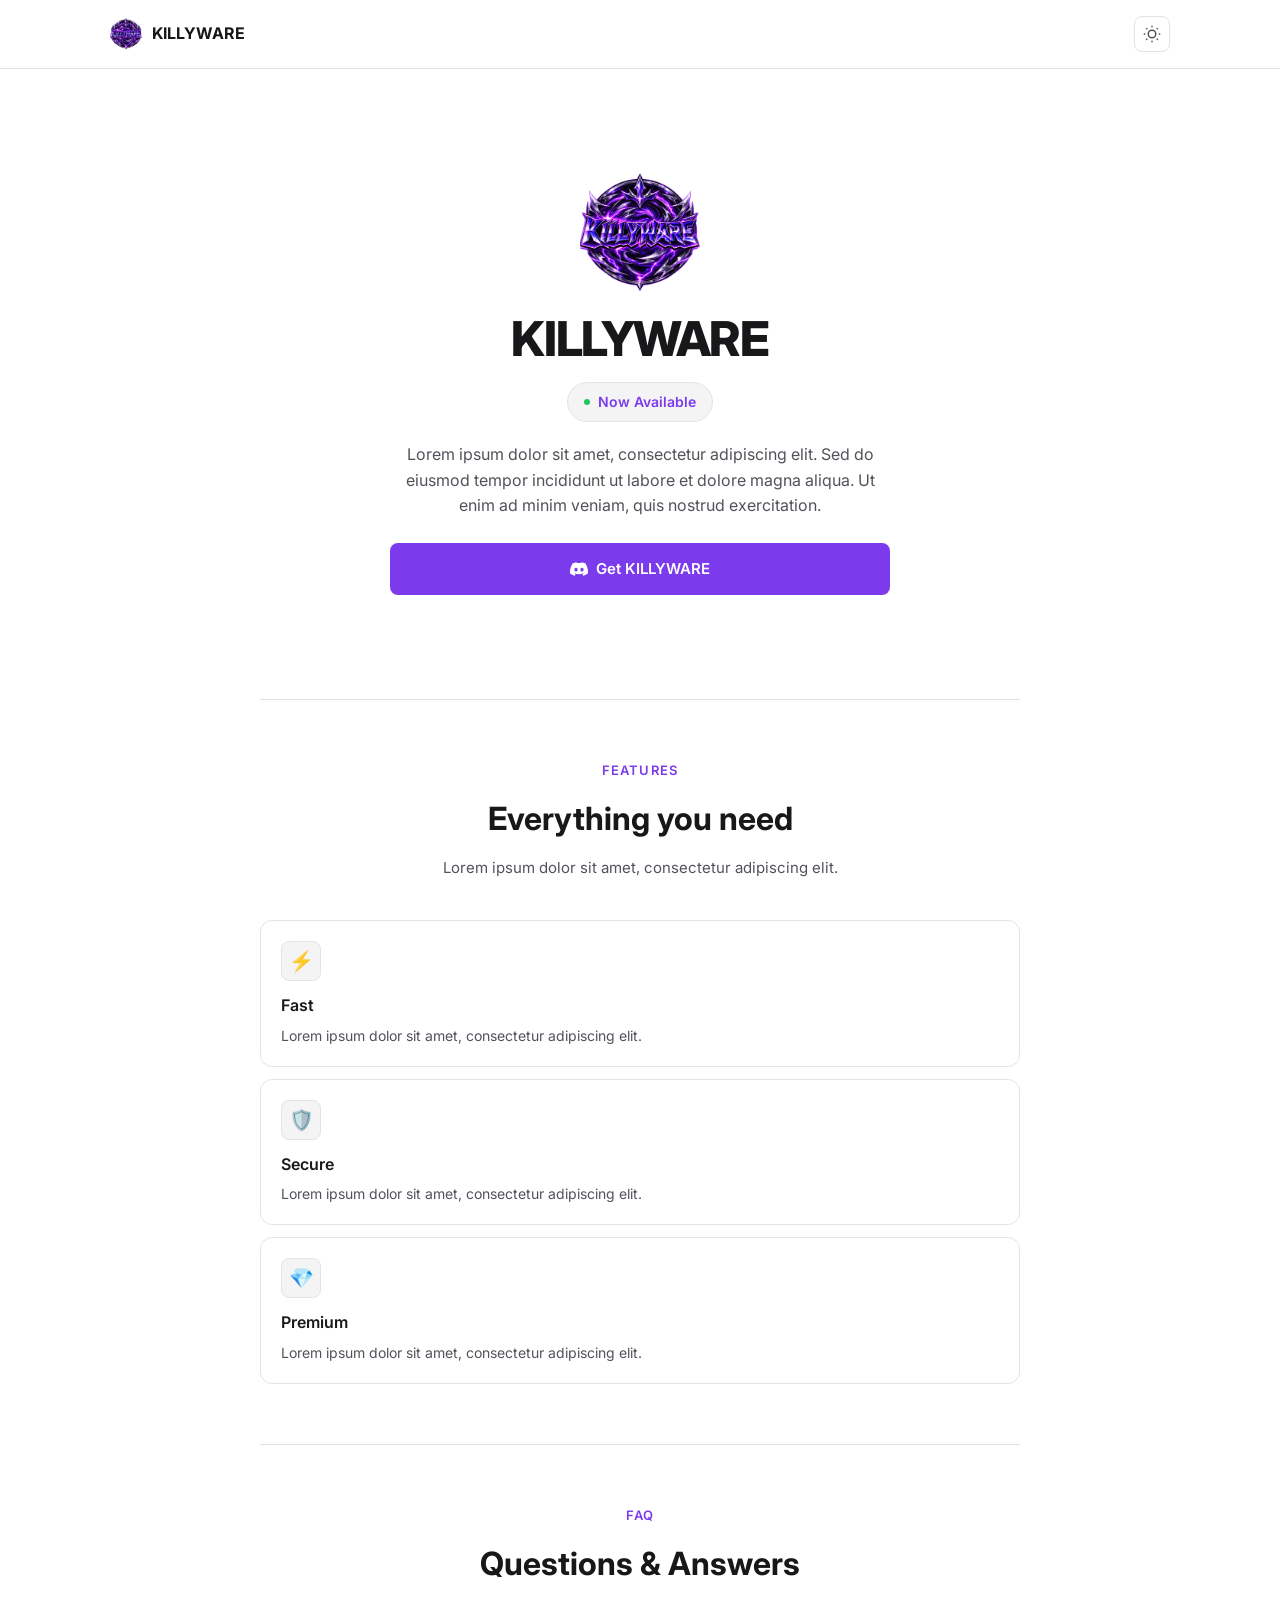
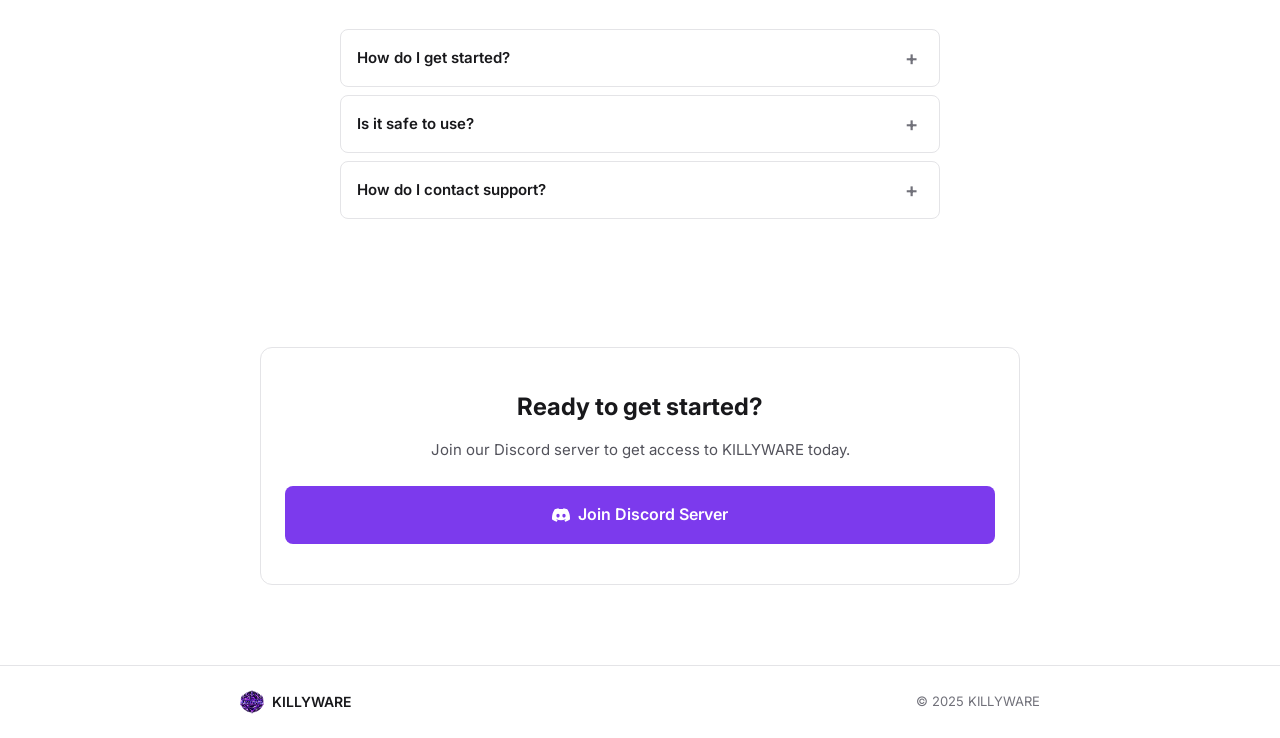
<file: index.html>
<!DOCTYPE html>
<html lang="en" data-theme="dark">
<head>
    <meta charset="UTF-8">
    <meta name="viewport" content="width=device-width, initial-scale=1.0">
    <title>KILLYWARE — Premium Roblox Utility Tool</title>
    <meta name="description" content="KILLYWARE is a premium Roblox utility tool that makes your experience easier and more efficient. Join our Discord server to get access today.">
    <meta name="keywords" content="KILLYWARE, Roblox tool, Roblox utility, Roblox helper, Roblox software, gaming tool">
    <meta name="author" content="KILLYWARE">
    <meta name="robots" content="index, follow">
    <meta property="og:title" content="KILLYWARE — Premium Roblox Utility Tool">
    <meta property="og:description" content="A premium tool that makes your Roblox experience easier. Join our Discord to get access.">
    <meta property="og:type" content="website">
    <meta property="og:url" content="https://killyware.com">
    <meta property="og:image" content="https://killyware.com/gasthejews.png">
    <meta name="twitter:card" content="summary_large_image">
    <meta name="twitter:title" content="KILLYWARE — Premium Roblox Utility Tool">
    <meta name="twitter:description" content="A premium tool that makes your Roblox experience easier. Join our Discord to get access.">
    
    <!-- Favicon Tags -->
    <link rel="icon" type="image/png" href="./gasthejews.png">
    <link rel="shortcut icon" type="image/png" href="./gasthejews.png">
    <link rel="apple-touch-icon" href="./gasthejews.png">
    
    <link rel="canonical" href="https://killyware.com">
    <link rel="stylesheet" href="styles.css">
    <link rel="preconnect" href="https://fonts.googleapis.com">
    <link rel="preconnect" href="https://fonts.gstatic.com" crossorigin>
    <link href="https://fonts.googleapis.com/css2?family=Inter:wght@400;500;600;700;800&display=swap" rel="stylesheet">
</head>
<body>

    <!-- Simplified Navigation -->
    <header class="site-header">
        <div class="header-inner">
            <a href="#" class="nav-brand">
                <img src="gasthejews.png" alt="KILLYWARE" class="nav-logo">
                <span class="nav-brand-text">KILLYWARE</span>
            </a>
            <button class="theme-toggle" id="themeToggle" aria-label="Switch theme" title="Switch theme">
                <svg class="theme-icon theme-icon-sun" viewBox="0 0 24 24" fill="none" stroke="currentColor" stroke-width="2"><circle cx="12" cy="12" r="5"/><path d="M12 1v2M12 21v2M4.22 4.22l1.42 1.42M18.36 18.36l1.42 1.42M1 12h2M21 12h2M4.22 19.78l1.42-1.42M18.36 5.64l1.42-1.42"/></svg>
                <svg class="theme-icon theme-icon-moon" viewBox="0 0 24 24" fill="none" stroke="currentColor" stroke-width="2"><path d="M21 12.79A9 9 0 1 1 11.21 3 7 7 0 0 0 21 12.79z"/></svg>
                <svg class="theme-icon theme-icon-contrast" viewBox="0 0 24 24" fill="none" stroke="currentColor" stroke-width="2"><circle cx="12" cy="12" r="10"/><path d="M12 2a10 10 0 0 1 0 20z" fill="currentColor"/></svg>
            </button>
        </div>
    </header>

    <main>
        <!-- Hero Section -->
        <section class="hero">
            <div class="hero-content">
                <img src="gasthejews.png" alt="KILLYWARE Logo" class="hero-logo">
                <h1>KILLYWARE</h1>
                <div class="hero-badge">
                    <span class="dot"></span>
                    Now Available
                </div>
                <p>
                    <!-- EDIT: Replace this with your actual product description -->
                    Lorem ipsum dolor sit amet, consectetur adipiscing elit. Sed do eiusmod tempor incididunt ut labore et dolore magna aliqua. Ut enim ad minim veniam, quis nostrud exercitation.
                </p>
                <div class="hero-cta">
                    <a href="https://discord.gg/killyware" target="_blank" rel="noopener" class="btn-primary">
                        <svg viewBox="0 0 24 24" fill="currentColor"><path d="M20.317 4.37a19.791 19.791 0 0 0-4.885-1.515.074.074 0 0 0-.079.037c-.21.375-.444.864-.608 1.25a18.27 18.27 0 0 0-5.487 0 12.64 12.64 0 0 0-.617-1.25.077.077 0 0 0-.079-.037A19.736 19.736 0 0 0 3.677 4.37a.07.07 0 0 0-.032.027C.533 9.046-.32 13.58.099 18.057a.082.082 0 0 0 .031.057 19.9 19.9 0 0 0 5.993 3.03.078.078 0 0 0 .084-.028c.462-.63.874-1.295 1.226-1.994a.076.076 0 0 0-.041-.106 13.107 13.107 0 0 1-1.872-.892.077.077 0 0 1-.008-.128 10.2 10.2 0 0 0 .372-.292.074.074 0 0 1 .077-.01c3.928 1.793 8.18 1.793 12.062 0a.074.074 0 0 1 .078.01c.12.098.246.198.373.292a.077.077 0 0 1-.006.127 12.299 12.299 0 0 1-1.873.892.077.077 0 0 0-.041.107c.36.698.772 1.362 1.225 1.993a.076.076 0 0 0 .084.028 19.839 19.839 0 0 0 6.002-3.03.077.077 0 0 0 .032-.054c.5-5.177-.838-9.674-3.549-13.66a.061.061 0 0 0-.031-.03zM8.02 15.33c-1.183 0-2.157-1.085-2.157-2.419 0-1.333.956-2.419 2.157-2.419 1.21 0 2.176 1.096 2.157 2.42 0 1.333-.956 2.418-2.157 2.418zm7.975 0c-1.183 0-2.157-1.085-2.157-2.419 0-1.333.955-2.419 2.157-2.419 1.21 0 2.176 1.096 2.157 2.42 0 1.333-.946 2.418-2.157 2.418z"/></svg>
                        Get KILLYWARE
                    </a>
                </div>
            </div>
        </section>

        <!-- Features Section -->
        <section id="features" class="section">
            <div class="section-header">
                <span class="section-label">Features</span>
                <h2 class="section-title">Everything you need</h2>
                <p class="section-subtitle">
                    <!-- EDIT: Replace with your actual subtitle -->
                    Lorem ipsum dolor sit amet, consectetur adipiscing elit.
                </p>
            </div>
            <div class="features-grid">
                <div class="feature-card">
                    <div class="feature-icon">⚡️</div>
                    <h3><!-- EDIT: Feature title 1 -->Fast</h3>
                    <p><!-- EDIT: Feature description 1 -->Lorem ipsum dolor sit amet, consectetur adipiscing elit.</p>
                </div>
                <div class="feature-card">
                    <div class="feature-icon">🛡️</div>
                    <h3><!-- EDIT: Feature title 2 -->Secure</h3>
                    <p><!-- EDIT: Feature description 2 -->Lorem ipsum dolor sit amet, consectetur adipiscing elit.</p>
                </div>
                <div class="feature-card">
                    <div class="feature-icon">💎</div>
                    <h3><!-- EDIT: Feature title 3 -->Premium</h3>
                    <p><!-- EDIT: Feature description 3 -->Lorem ipsum dolor sit amet, consectetur adipiscing elit.</p>
                </div>
            </div>
        </section>

        <!-- FAQ Section -->
        <section id="faq" class="section">
            <div class="section-header">
                <span class="section-label">FAQ</span>
                <h2 class="section-title">Questions & Answers</h2>
            </div>
            <div class="faq-container">
                <div class="faq-item">
                    <button class="faq-question" aria-expanded="false">
                        <!-- EDIT: FAQ Question 1 -->How do I get started?
                        <span class="faq-icon">+</span>
                    </button>
                    <div class="faq-answer">
                        <div class="faq-answer-inner">
                            <!-- EDIT: FAQ Answer 1 -->Lorem ipsum dolor sit amet, consectetur adipiscing elit. Sed do eiusmod tempor incididunt ut labore et dolore magna aliqua.
                        </div>
                    </div>
                </div>
                <div class="faq-item">
                    <button class="faq-question" aria-expanded="false">
                        <!-- EDIT: FAQ Question 2 -->Is it safe to use?
                        <span class="faq-icon">+</span>
                    </button>
                    <div class="faq-answer">
                        <div class="faq-answer-inner">
                            <!-- EDIT: FAQ Answer 2 -->Lorem ipsum dolor sit amet, consectetur adipiscing elit. Sed do eiusmod tempor incididunt ut labore et dolore magna aliqua.
                        </div>
                    </div>
                </div>
                <div class="faq-item">
                    <button class="faq-question" aria-expanded="false">
                        <!-- EDIT: FAQ Question 3 -->How do I contact support?
                        <span class="faq-icon">+</span>
                    </button>
                    <div class="faq-answer">
                        <div class="faq-answer-inner">
                            <!-- EDIT: FAQ Answer 3 -->Lorem ipsum dolor sit amet, consectetur adipiscing elit. Sed do eiusmod tempor incididunt ut labore et dolore magna aliqua.
                        </div>
                    </div>
                </div>
            </div>
        </section>

        <!-- CTA Section -->
        <section class="cta-section">
            <div class="cta-card">
                <h2>Ready to get started?</h2>
                <p>
                    <!-- EDIT: Replace with your actual CTA description -->
                    Join our Discord server to get access to KILLYWARE today.
                </p>
                <a href="https://discord.gg/killyware" target="_blank" rel="noopener" class="btn-primary btn-large">
                    <svg viewBox="0 0 24 24" fill="currentColor"><path d="M20.317 4.37a19.791 19.791 0 0 0-4.885-1.515.074.074 0 0 0-.079.037c-.21.375-.444.864-.608 1.25a18.27 18.27 0 0 0-5.487 0 12.64 12.64 0 0 0-.617-1.25.077.077 0 0 0-.079-.037A19.736 19.736 0 0 0 3.677 4.37a.07.07 0 0 0-.032.027C.533 9.046-.32 13.58.099 18.057a.082.082 0 0 0 .031.057 19.9 19.9 0 0 0 5.993 3.03.078.078 0 0 0 .084-.028c.462-.63.874-1.295 1.226-1.994a.076.076 0 0 0-.041-.106 13.107 13.107 0 0 1-1.872-.892.077.077 0 0 1-.008-.128 10.2 10.2 0 0 0 .372-.292.074.074 0 0 1 .077-.01c3.928 1.793 8.18 1.793 12.062 0a.074.074 0 0 1 .078.01c.12.098.246.198.373.292a.077.077 0 0 1-.006.127 12.299 12.299 0 0 1-1.873.892.077.077 0 0 0-.041.107c.36.698.772 1.362 1.225 1.993a.076.076 0 0 0 .084.028 19.839 19.839 0 0 0 6.002-3.03.077.077 0 0 0 .032-.054c.5-5.177-.838-9.674-3.549-13.66a.061.061 0 0 0-.031-.03zM8.02 15.33c-1.183 0-2.157-1.085-2.157-2.419 0-1.333.956-2.419 2.157-2.419 1.21 0 2.176 1.096 2.157 2.42 0 1.333-.956 2.418-2.157 2.418zm7.975 0c-1.183 0-2.157-1.085-2.157-2.419 0-1.333.955-2.419 2.157-2.419 1.21 0 2.176 1.096 2.157 2.42 0 1.333-.946 2.418-2.157 2.418z"/></svg>
                    Join Discord Server
                </a>
            </div>
        </section>
    </main>

    <!-- Footer -->
    <footer>
        <div class="footer-content">
            <div class="footer-brand">
                <img src="gasthejews.png" alt="KILLYWARE" class="footer-logo">
                <span>KILLYWARE</span>
            </div>
            <div class="footer-copy">
                © 2025 KILLYWARE
            </div>
        </div>
    </footer>

    <script src="script.js"></script>
</body>
</html>
</file>
<file: styles.css>
*, *::before, *::after {
    margin: 0;
    padding: 0;
    box-sizing: border-box;
}

:root {
    --bg-primary: #0d0d0d;
    --bg-secondary: #161616;
    --bg-card: #1a1a1a;
    --bg-card-hover: #222222;
    --text-primary: #ffffff;
    --text-secondary: #a1a1aa;
    --text-muted: #71717a;
    --accent: #8b5cf6;
    --accent-hover: #7c3aed;
    --border: #27272a;
    --border-hover: #8b5cf6;
    --radius-sm: 6px;
    --radius-md: 8px;
    --radius-lg: 12px;
    --transition: 0.2s ease;
}

[data-theme="light"] {
    --bg-primary: #ffffff;
    --bg-secondary: #f4f4f5;
    --bg-card: #ffffff;
    --bg-card-hover: #f4f4f5;
    --text-primary: #18181b;
    --text-secondary: #52525b;
    --text-muted: #71717a;
    --accent: #7c3aed;
    --accent-hover: #6d28d9;
    --border: #e4e4e7;
    --border-hover: #7c3aed;
}

[data-theme="high-contrast"] {
    --bg-primary: #000000;
    --bg-secondary: #000000;
    --bg-card: #000000;
    --bg-card-hover: #111111;
    --text-primary: #ffffff;
    --text-secondary: #ffffff;
    --text-muted: #cccccc;
    --accent: #ffff00;
    --accent-hover: #e6e600;
    --border: #ffffff;
    --border-hover: #ffff00;
}

html {
    scroll-behavior: smooth;
}

body {
    font-family: 'Inter', -apple-system, BlinkMacSystemFont, 'Segoe UI', sans-serif;
    background: var(--bg-primary);
    color: var(--text-primary);
    line-height: 1.6;
    -webkit-font-smoothing: antialiased;
    transition: background-color var(--transition), color var(--transition);
}

/* Header */
.site-header {
    position: sticky;
    top: 0;
    z-index: 1000;
    width: 100%;
    background: var(--bg-primary);
    border-bottom: 1px solid var(--border);
    transition: background-color var(--transition), border-color var(--transition);
}

.header-inner {
    max-width: 1100px;
    margin: 0 auto;
    padding: 16px 20px;
    display: flex;
    align-items: center;
    justify-content: space-between;
    gap: 16px;
}

.nav-brand {
    display: flex;
    align-items: center;
    gap: 10px;
    text-decoration: none;
    color: var(--text-primary);
}

.nav-logo {
    width: 32px;
    height: 32px;
    border-radius: 50%;
    object-fit: cover;
}

.nav-brand-text {
    font-size: 16px;
    font-weight: 700;
}

.theme-toggle {
    background: transparent;
    border: 1px solid var(--border);
    color: var(--text-secondary);
    width: 36px;
    height: 36px;
    border-radius: var(--radius-md);
    display: flex;
    align-items: center;
    justify-content: center;
    cursor: pointer;
    transition: all var(--transition);
    position: relative;
    flex-shrink: 0;
}

.theme-toggle:hover {
    background: var(--bg-secondary);
    color: var(--text-primary);
    border-color: var(--border-hover);
}

.theme-icon {
    width: 18px;
    height: 18px;
    position: absolute;
    transition: all var(--transition);
    opacity: 0;
    transform: scale(0.8);
}

.theme-icon.active {
    opacity: 1;
    transform: scale(1);
}

/* Main Layout */
main {
    max-width: 800px;
    margin: 0 auto;
    padding: 0 20px;
}

/* Hero Section */
.hero {
    min-height: 70vh;
    display: flex;
    flex-direction: column;
    align-items: center;
    justify-content: center;
    text-align: center;
    padding: 60px 0;
}

.hero-content {
    display: flex;
    flex-direction: column;
    align-items: center;
    max-width: 500px;
    width: 100%;
}

.hero-logo {
    width: 120px;
    height: 120px;
    object-fit: contain;
    margin-bottom: 20px;
}

.hero h1 {
    font-size: clamp(32px, 8vw, 48px);
    font-weight: 800;
    letter-spacing: -0.03em;
    margin-bottom: 16px;
    color: var(--text-primary);
    line-height: 1.1;
}

.hero-badge {
    display: inline-flex;
    align-items: center;
    gap: 8px;
    background: var(--bg-secondary);
    border: 1px solid var(--border);
    border-radius: 9999px;
    padding: 8px 16px;
    font-size: 14px;
    font-weight: 600;
    color: var(--accent);
    margin-bottom: 20px;
}

.hero-badge .dot {
    width: 6px;
    height: 6px;
    background: #22c55e;
    border-radius: 50%;
}

.hero p {
    font-size: 16px;
    color: var(--text-secondary);
    margin-bottom: 24px;
    line-height: 1.6;
}

.hero-cta {
    width: 100%;
}

.btn-primary {
    display: inline-flex;
    align-items: center;
    justify-content: center;
    gap: 8px;
    background: var(--accent);
    color: #ffffff;
    text-decoration: none;
    font-size: 15px;
    font-weight: 600;
    padding: 14px 28px;
    border-radius: var(--radius-md);
    border: none;
    cursor: pointer;
    transition: all var(--transition);
    width: 100%;
}

.btn-primary:hover {
    background: var(--accent-hover);
    transform: translateY(-1px);
}

.btn-primary svg {
    width: 18px;
    height: 18px;
}

.btn-large {
    padding: 16px 32px;
    font-size: 16px;
}

/* Sections */
.section {
    padding: 60px 0;
    border-top: 1px solid var(--border);
}

.section-header {
    text-align: center;
    margin-bottom: 40px;
}

.section-label {
    font-size: 13px;
    font-weight: 600;
    text-transform: uppercase;
    letter-spacing: 0.08em;
    color: var(--accent);
    margin-bottom: 12px;
    display: block;
}

.section-title {
    font-size: clamp(24px, 5vw, 32px);
    font-weight: 700;
    margin-bottom: 12px;
    color: var(--text-primary);
}

.section-subtitle {
    font-size: 15px;
    color: var(--text-secondary);
    max-width: 400px;
    margin: 0 auto;
    line-height: 1.6;
}

/* Features Grid */
.features-grid {
    display: grid;
    grid-template-columns: 1fr;
    gap: 12px;
}

.feature-card {
    background: var(--bg-card);
    border: 1px solid var(--border);
    border-radius: var(--radius-lg);
    padding: 20px;
    transition: all var(--transition);
}

.feature-card:hover {
    background: var(--bg-card-hover);
    border-color: var(--border-hover);
}

.feature-icon {
    width: 40px;
    height: 40px;
    border-radius: var(--radius-md);
    background: var(--bg-secondary);
    border: 1px solid var(--border);
    display: flex;
    align-items: center;
    justify-content: center;
    margin-bottom: 12px;
    font-size: 20px;
}

.feature-card h3 {
    font-size: 16px;
    font-weight: 600;
    margin-bottom: 6px;
    color: var(--text-primary);
}

.feature-card p {
    font-size: 14px;
    color: var(--text-secondary);
    line-height: 1.5;
}

/* FAQ Section */
.faq-container {
    max-width: 600px;
    margin: 0 auto;
}

.faq-item {
    border: 1px solid var(--border);
    border-radius: var(--radius-md);
    margin-bottom: 8px;
    overflow: hidden;
    background: var(--bg-card);
}

.faq-question {
    width: 100%;
    background: none;
    border: none;
    color: var(--text-primary);
    font-size: 15px;
    font-weight: 600;
    text-align: left;
    padding: 16px;
    cursor: pointer;
    display: flex;
    align-items: center;
    justify-content: space-between;
    gap: 12px;
    font-family: inherit;
    transition: color var(--transition);
}

.faq-question:hover {
    color: var(--accent);
}

.faq-icon {
    width: 24px;
    height: 24px;
    display: flex;
    align-items: center;
    justify-content: center;
    flex-shrink: 0;
    transition: transform var(--transition);
    font-size: 20px;
    color: var(--text-muted);
    line-height: 1;
}

.faq-item.active .faq-icon {
    transform: rotate(45deg);
    color: var(--accent);
}

.faq-answer {
    max-height: 0;
    overflow: hidden;
    transition: max-height 0.3s ease-out;
}

.faq-answer-inner {
    padding: 0 16px 16px;
    font-size: 14px;
    color: var(--text-secondary);
    line-height: 1.6;
}

/* CTA Section */
.cta-section {
    padding: 60px 0 80px;
    text-align: center;
}

.cta-card {
    background: var(--bg-card);
    border: 1px solid var(--border);
    border-radius: var(--radius-lg);
    padding: 40px 24px;
}

.cta-card h2 {
    font-size: 24px;
    font-weight: 700;
    margin-bottom: 12px;
    color: var(--text-primary);
}

.cta-card p {
    color: var(--text-secondary);
    font-size: 15px;
    margin-bottom: 24px;
    line-height: 1.6;
}

/* Footer */
footer {
    border-top: 1px solid var(--border);
    padding: 24px 20px;
}

.footer-content {
    max-width: 800px;
    margin: 0 auto;
    display: flex;
    align-items: center;
    justify-content: space-between;
    flex-wrap: wrap;
    gap: 12px;
}

.footer-brand {
    display: flex;
    align-items: center;
    gap: 8px;
    font-weight: 600;
    font-size: 14px;
    color: var(--text-primary);
}

.footer-logo {
    width: 24px;
    height: 24px;
    border-radius: 50%;
}

.footer-copy {
    color: var(--text-muted);
    font-size: 13px;
}

/* Scroll reveal */
.reveal {
    opacity: 0;
    transform: translateY(16px);
    transition: opacity 0.5s ease, transform 0.5s ease;
}

.reveal.visible {
    opacity: 1;
    transform: translateY(0);
}

/* Mobile Optimization */
@media (max-width: 640px) {
    .header-inner {
        padding: 12px 16px;
    }

    .nav-brand-text {
        font-size: 15px;
    }

    .hero {
        padding: 40px 0;
        min-height: auto;
    }

    .hero-logo {
        width: 100px;
        height: 100px;
    }

    .hero h1 {
        font-size: 32px;
    }

    .hero p {
        font-size: 15px;
    }

    .section {
        padding: 40px 0;
    }

    .feature-card {
        padding: 16px;
    }

    .cta-card {
        padding: 32px 20px;
    }

    .faq-question {
        padding: 14px;
        font-size: 14px;
    }

    .faq-answer-inner {
        padding: 0 14px 14px;
        font-size: 13px;
    }
}

@media (max-width: 380px) {
    .hero h1 {
        font-size: 28px;
    }

    .btn-primary {
        padding: 12px 20px;
        font-size: 14px;
    }
}
</file>
